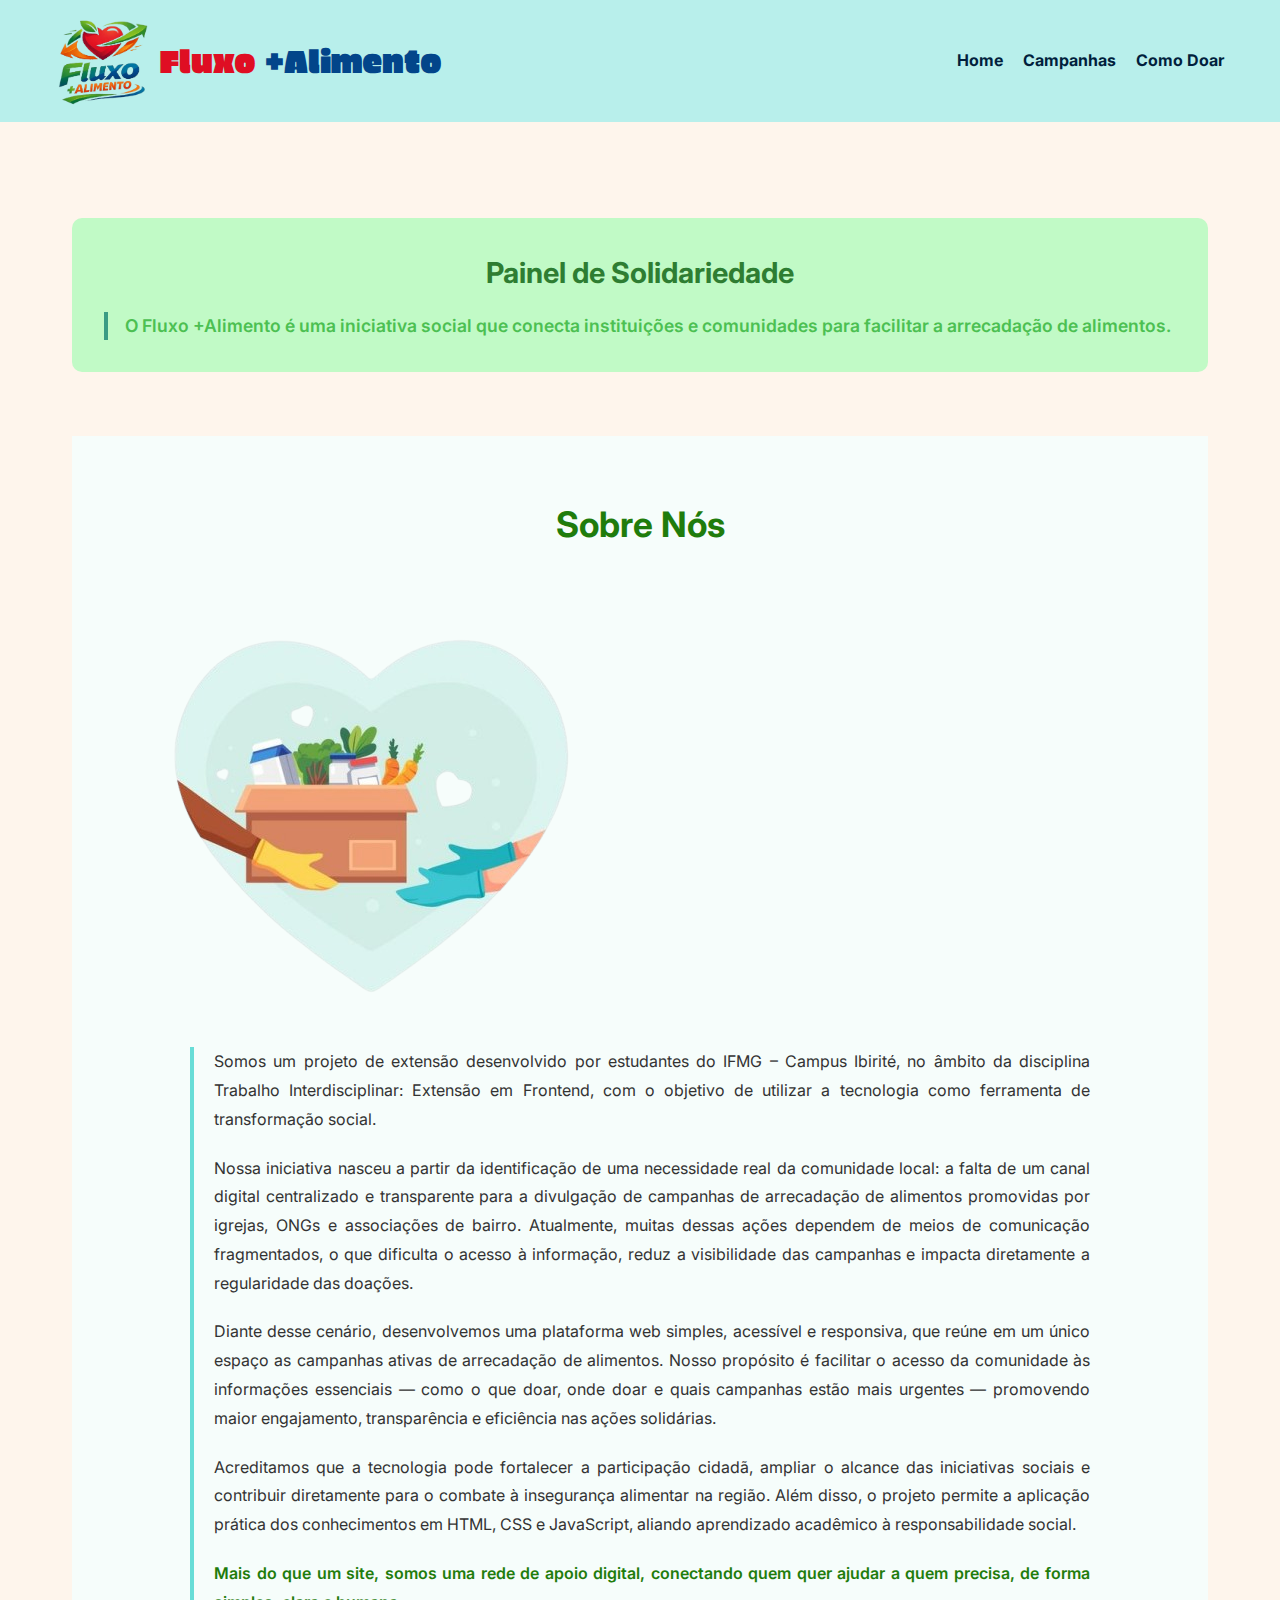
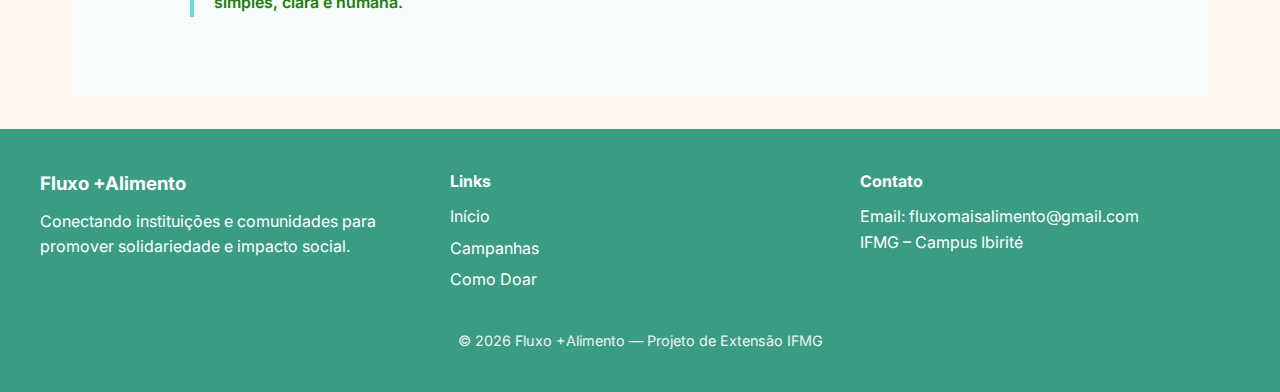
<file: index.html>
<!DOCTYPE html>
<html lang="pt-BR">
    <head>
        <meta charset="UTF-8">
        <meta name="viewport" content="width=device-width, initial-scale=1.0" />
        <title>Fluxo +Alimento</title>
        <link rel="stylesheet" href="style.css">
        <link href="https://fonts.googleapis.com/css2?family=Poppins:wght@400;600&family=Inter:wght@400;500&display=swap" rel="stylesheet"> 
        <link href="https://fonts.googleapis.com/css2?family=Erica+One&family=Gravitas+One&family=Luckiest+Guy&display=swap" rel="stylesheet">
    </head>
    <body>
        <header>
           <nav>
                <div class="brand">
                    <img src="fotos/logo.png" alt="Logo Fluxo +Alimento">
                    <h1 class="logo-text">
                        <span class="fluxo">Fluxo</span>
                        <span class="alimento">+Alimento</span>
                    </h1>
                </div>

                <ul class="menu">
                    <li><a href="index.html">Home</a></li>
                    <li><a href="campanhas.html">Campanhas</a></li>
                    <li><a href="comoDoar.html">Como Doar</a></li>
                </ul>

            </nav>
        </header>


        <main>
            <section class="hero">
                <h2>Painel de Solidariedade</h2>
                <p class="missao">O Fluxo +Alimento é uma iniciativa social que conecta instituições e comunidades para facilitar a arrecadação de alimentos.</p>
            </section>

            <section id="sobre">
                <h2>Sobre Nós</h2>
                <div id="sobre-container">
                    <div id="imagem-sobre">
                        <img src="fotos/img.png" alt="Imagem Sobre Nós">
                    </div>
                    <div id="texto-sobre">
                        <p>Somos um projeto de extensão desenvolvido por estudantes do IFMG – Campus Ibirité, no âmbito da disciplina Trabalho Interdisciplinar: Extensão em Frontend, com o objetivo de utilizar a tecnologia como ferramenta de transformação social.</p>
                        <p>Nossa iniciativa nasceu a partir da identificação de uma necessidade real da comunidade local: a falta de um canal digital centralizado e transparente para a divulgação de campanhas de arrecadação de alimentos promovidas por igrejas, ONGs e associações de bairro. Atualmente, muitas dessas ações dependem de meios de comunicação fragmentados, o que dificulta o acesso à informação, reduz a visibilidade das campanhas e impacta diretamente a regularidade das doações.</p>
                        <p>Diante desse cenário, desenvolvemos uma plataforma web simples, acessível e responsiva, que reúne em um único espaço as campanhas ativas de arrecadação de alimentos. Nosso propósito é facilitar o acesso da comunidade às informações essenciais — como o que doar, onde doar e quais campanhas estão mais urgentes — promovendo maior engajamento, transparência e eficiência nas ações solidárias.</p>
                        <p>Acreditamos que a tecnologia pode fortalecer a participação cidadã, ampliar o alcance das iniciativas sociais e contribuir diretamente para o combate à insegurança alimentar na região. Além disso, o projeto permite a aplicação prática dos conhecimentos em HTML, CSS e JavaScript, aliando aprendizado acadêmico à responsabilidade social.</p>
                        <p>Mais do que um site, somos uma rede de apoio digital, conectando quem quer ajudar a quem precisa, de forma simples, clara e humana.</p>
                    </div>
                </div>
            </section>

        </main>
        
        <footer>
            <div class="footer-container">

                <div class="footer-brand">
                    <h3>Fluxo +Alimento</h3>
                    <p>Conectando instituições e comunidades para promover solidariedade e impacto social.</p>
                </div>

                <div class="footer-links">
                    <h4>Links</h4>
                    <a href="index.html">Início</a>
                    <a href="campanhas.html">Campanhas</a>
                    <a href="comoDoar.html">Como Doar</a>
                </div>

                <div class="footer-contato">
                    <h4>Contato</h4>
                    <p>Email: fluxomaisalimento@gmail.com</p>
                    <p>IFMG – Campus Ibirité</p>
                </div>

            </div>

            <p class="copyright">
                © 2026 Fluxo +Alimento — Projeto de Extensão IFMG
            </p>
        </footer>

        <button id="topo" aria-label="Voltar ao topo">↑</button>

        <script src="script.js"></script>
    </body>
</html>
</file>
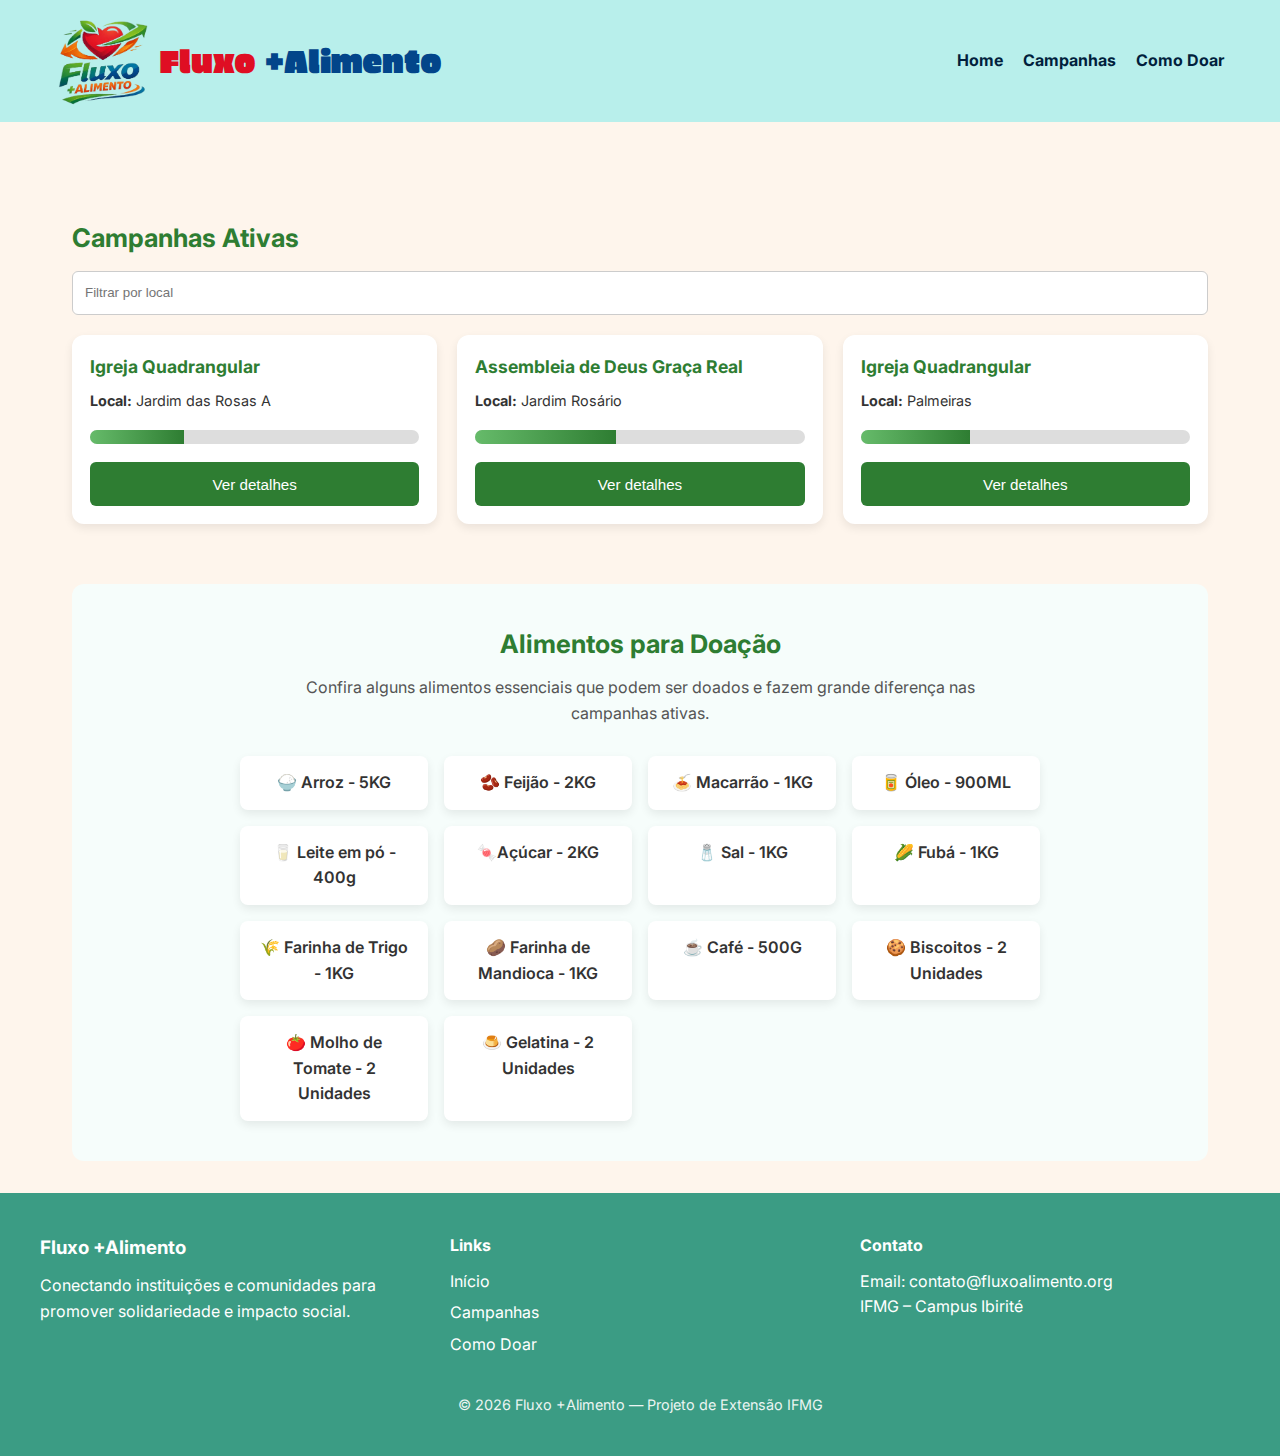
<file: campanhas.html>
<!DOCTYPE html>
<html lang="pt-BR">
    <head>
        <meta charset="UTF-8">
        <meta name="viewport" content="width=device-width, initial-scale=1.0">
        <title>Fluxo +Alimento</title>
        <link rel="stylesheet" href="style.css">
        <link href="https://fonts.googleapis.com/css2?family=Poppins:wght@400;600&family=Inter:wght@400;500&display=swap" rel="stylesheet"> 
        <link href="https://fonts.googleapis.com/css2?family=Erica+One&family=Gravitas+One&family=Luckiest+Guy&display=swap" rel="stylesheet">
    </head>
    <body>

        <header>
            <nav>
                <div class="brand">
                    <img src="fotos/logo.png" alt="Logo Fluxo +Alimento">
                    <h1 class="logo-text">
                        <span class="fluxo">Fluxo</span>
                        <span class="alimento">+Alimento</span>
                    </h1>
                </div>

                <ul class="menu">
                    <li><a href="index.html">Home</a></li>
                    <li><a href="campanhas.html">Campanhas</a></li>
                    <li><a href="comoDoar.html">Como Doar</a></li>
                </ul>
            </nav>
        </header>

        <main>
            <section id="campanhas">
                <h2>Campanhas Ativas</h2>
                <div class="filtros">
                    <input type="text" id="filtroLocal" placeholder="Filtrar por local" />
                </div>
                <div class="campanhas" id="listaCampanhas"></div>
            </section>

            <section id="alimentos">
                <h2>Alimentos para Doação</h2>
                <p class="descricao-alimentos">
                    Confira alguns alimentos essenciais que podem ser doados e fazem grande diferença
                    nas campanhas ativas.
                </p>

                <ul class="lista-alimentos">
                    <li> 🍚 Arroz - 5KG</li>
                    <li> 🫘 Feijão - 2KG</li>
                    <li> 🍝 Macarrão - 1KG</li>
                    <li> 🥫 Óleo - 900ML</li>
                    <li> 🥛 Leite em pó - 400g</li>
                    <li> 🍬Açúcar - 2KG</li>
                    <li> 🧂 Sal - 1KG</li>
                    <li> 🌽 Fubá - 1KG</li>
                    <li> 🌾 Farinha de Trigo - 1KG</li>
                    <li> 🥔 Farinha de Mandioca - 1KG</li>
                    <li> ☕ Café - 500G</li>
                    <li> 🍪 Biscoitos - 2 Unidades</li>
                    <li> 🍅 Molho de Tomate - 2 Unidades</li>
                    <li> 🍮 Gelatina - 2 Unidades</li>
                </ul>
            </section>
        </main>

        <footer>
            <div class="footer-container">

                <div class="footer-brand">
                    <h3>Fluxo +Alimento</h3>
                    <p>Conectando instituições e comunidades para promover solidariedade e impacto social.</p>
                </div>

                <div class="footer-links">
                    <h4>Links</h4>
                    <a href="index.html">Início</a>
                    <a href="campanhas.html">Campanhas</a>
                    <a href="comoDoar.html">Como Doar</a>
                </div>

                <div class="footer-contato">
                    <h4>Contato</h4>
                    <p>Email: contato@fluxoalimento.org</p>
                    <p>IFMG – Campus Ibirité</p>
                </div>

            </div>

            <p class="copyright">
                © 2026 Fluxo +Alimento — Projeto de Extensão IFMG
            </p>
        </footer>

        <button id="topo" aria-label="Voltar ao topo">↑</button>

        <div class="modal" id="modal">
            <div class="modal-content">
                <h3 id="modalTitulo"></h3>
                <p id="modalInfo"></p>
                <button onclick="fecharModal()">Fechar</button>
            </div>
        </div>

        <script src="script.js"></script>
    </body>
</html>
</file>
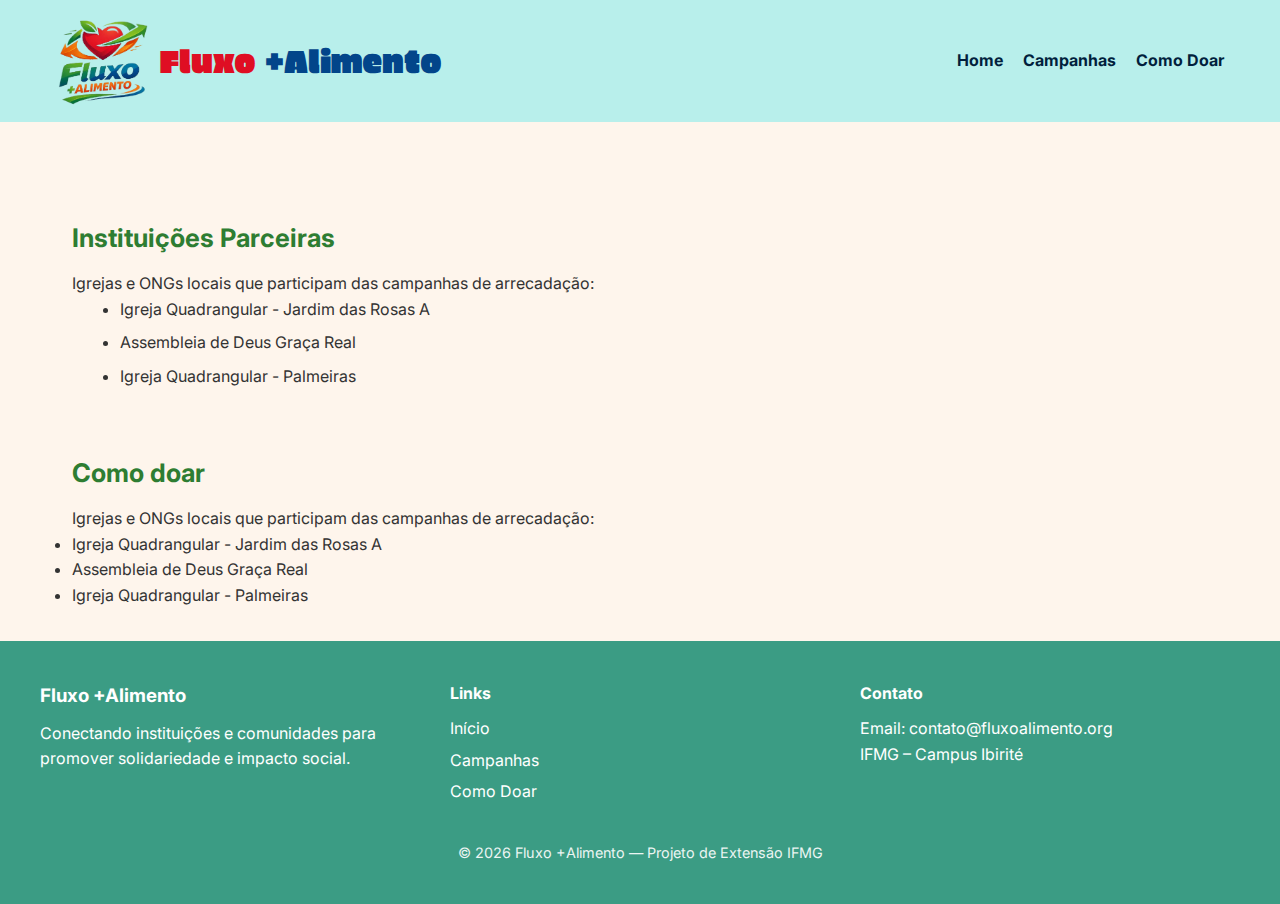
<file: comoDoar.html>
<!DOCTYPE html>
<html lang="pt-BR">
<head>
    <meta charset="UTF-8">
    <meta name="viewport" content="width=device-width, initial-scale=1.0">
    <title>Fluxo +Alimento</title>
    <link rel="stylesheet" href="style.css">
    <link href="https://fonts.googleapis.com/css2?family=Poppins:wght@400;600&family=Inter:wght@400;500&display=swap" rel="stylesheet"> 
    <link href="https://fonts.googleapis.com/css2?family=Erica+One&family=Gravitas+One&family=Luckiest+Guy&display=swap" rel="stylesheet">
</head>
<body>
    <header>
        <nav>
            <div class="brand">
                <img src="fotos/logo.png" alt="Logo Fluxo +Alimento">
                <h1 class="logo-text">
                    <span class="fluxo">Fluxo</span>
                    <span class="alimento">+Alimento</span>
                </h1>
            </div>

            <ul class="menu">
                <li><a href="index.html">Home</a></li>
                <li><a href="campanhas.html">Campanhas</a></li>
                <li><a href="comoDoar.html">Como Doar</a></li>
            </ul>
        </nav>
    </header>
        
    <main>
        <section id="instituicoes"> 
            <h2>Instituições Parceiras</h2>  
            <p>Igrejas e ONGs locais que participam das campanhas de arrecadação:</p>
            <ul>
                <li>Igreja Quadrangular - Jardim das Rosas A</li>
                <li>Assembleia de Deus Graça Real</li>
                <li>Igreja Quadrangular - Palmeiras</li>
            </ul>
        </section>

        <section id="como-doar"> 
            <h2>Como doar</h2>  
            <p>Igrejas e ONGs locais que participam das campanhas de arrecadação:</p>
            <ul>
                <li>Igreja Quadrangular - Jardim das Rosas A</li>
                <li>Assembleia de Deus Graça Real</li>
                <li>Igreja Quadrangular - Palmeiras</li>
            </ul>
        </section>
    </main>

    <footer>
        <div class="footer-container">

            <div class="footer-brand">
                <h3>Fluxo +Alimento</h3>
                <p>Conectando instituições e comunidades para promover solidariedade e impacto social.</p>
            </div>

            <div class="footer-links">
                <h4>Links</h4>
                <a href="index.html">Início</a>
                <a href="campanhas.html">Campanhas</a>
                <a href="comoDoar.html">Como Doar</a>
            </div>

            <div class="footer-contato">
                <h4>Contato</h4>
                <p>Email: contato@fluxoalimento.org</p>
                <p>IFMG – Campus Ibirité</p>
            </div>

        </div>

        <p class="copyright">
            © 2026 Fluxo +Alimento — Projeto de Extensão IFMG
        </p>
    </footer>

    <button id="topo" aria-label="Voltar ao topo">↑</button>

    <script src="script.js"></script>
</body>
</html>
</file>
<file: style.css>
/* RESET E BASE */
* {
    box-sizing: border-box;
    margin: 0;
    padding: 0;
}

html {
    font-size: 16px;
}

body {
    background: #fdeede8f;
    color: #333;
    line-height: 1.6;
    font-family: 'Inter', sans-serif;
}

img {
    max-width: 100%;
    height: auto;
}

/* HEADER */
header {
    background: #B8EFEB;
    color: #011F3D;
}

header nav {
    max-width: 1200px;
    margin: auto;
    padding: 16px;
    display: flex;
    justify-content: space-between;
    align-items: center;
    flex-wrap: wrap;
    gap: 12px;
}

/* BRAND (logo + nome) */
.brand {
    display: flex;
    align-items: center;
    gap: 10px;
}

.brand h1 {
    margin: 0;
    white-space: nowrap;
}

/* LOGO */
header nav img {
    height: clamp(50px, 10vw, 90px);
    width: auto;
    object-fit: contain;
}

/* TEXTO DO LOGO */
.logo-text {
    font-family: "Erica One", sans-serif;
    font-weight: 400;
    font-size: 2rem;
}

.logo-text .fluxo {
    color: #DF0E23;
}

.logo-text .alimento {
    color: #02458A;
}

/* MENU */
.menu {
    list-style: none;      
    display: flex;          
    gap: 20px;              
    padding: 0;
    margin: 0;
}

.menu li {
    display: flex;
    align-items: center;
}

.menu a {
    color: #011F3D;
    text-decoration: none;
    font-weight: bold;
}

.menu a:hover {
    color: #2e7d32;
}

/* EFEITO NO HEADER */
header.scrolled {
    box-shadow: 0 2px 10px rgba(0, 0, 0, 0.15);
}

/* CONTEÚDO PRINCIPAL */
main {
    max-width: 1200px;
    margin: auto;
    padding: clamp(16px, 4vw, 32px);
}

/* HERO */
.hero {
    background: #c1fac6;
    padding: clamp(16px, 4vw, 32px);
    border-radius: 10px;
    text-align: center;
}

.hero h2 {
    color: #2e7d32;
    font-size: clamp(1.3rem, 4vw, 1.8rem);
}

.missao {
    font-size: 1.1rem;
    font-weight: 600;
    color: #4cc052;
    margin-top: 16px;
    border-left: 4px solid #3b9c84;
    padding-left: 12px;
}

/* ANIMAÇÃO DAS SEÇÕES */
section {
    margin-top: clamp(32px, 6vw, 64px);
    opacity: 0;
    transform: translateY(30px);
    transition: all 1.0s ease;
}

section.show {
    opacity: 3;
    transform: translateY(0);
}

section h2 {
    margin-bottom: 12px;
    color: #2e7d32;
    font-size: clamp(1.2rem, 3.5vw, 1.6rem);
}

/*  SOBRE NÓS */
#sobre {
    background-color: #f6fdfb;
    padding: 60px 20px;
}

#sobre h2 {
    text-align: center;
    font-size: clamp(1.8rem, 4vw, 2.2rem);
    color: #1f7c0c;
    margin-bottom: 40px;
}

#texto-sobre {
    max-width: 900px;
    margin: 0 auto;
    font-size: 1rem;
    line-height: 1.8;
    color: #333;
    border-left: 4px solid #68ddd7;
    padding-left: 20px;
}

#texto-sobre p {
    margin-bottom: 20px;
    text-align: justify;
}

#texto-sobre p:last-child {
    font-weight: 600;
    color: #1f7c0c;
}

/* FILTROS */
.filtros {
    display: grid;
    grid-template-columns: repeat(auto-fit, minmax(220px, 1fr));
    gap: 12px;
    margin-bottom: 20px;
}

.filtros select,
.filtros input {
    padding: 12px;
    border-radius: 6px;
    border: 1px solid #ccc;
    width: 100%;
}

/* CAMPANHAS */
.campanhas {
    display: grid;
    grid-template-columns: repeat(auto-fit, minmax(280px, 1fr));
    gap: 20px;
}

.card {
    background: #fff;
    border-radius: 12px;
    padding: 18px;
    box-shadow: 0 4px 10px rgba(0,0,0,0.08);
    display: flex;
    flex-direction: column;
    gap: 8px;
    transition: transform 0.3s ease, box-shadow 0.3s ease;
}

.card:hover {
    transform: translateY(-4px);
    box-shadow: 0 8px 16px rgba(0,0,0,0.12);
}

.card h3 {
    color: #2e7d32;
    font-size: 1.1rem;
}

.card p {
    font-size: 0.9rem;
}

/* BARRA DE PROGRESSO */
.barra {
    background: #ddd;
    border-radius: 8px;
    overflow: hidden;
    height: 14px;
    margin: 10px 0;
}

.barra span {
    display: block;
    height: 100%;
    background: linear-gradient(90deg, #66bb6a, #2e7d32);
}

/* BOTÃO CARD */
.card button {
    margin-top: auto;
    padding: 10px;
    border: none;
    border-radius: 6px;
    background: #2e7d32;
    color: #fff;
    font-size: 0.95rem;
    cursor: pointer;
}

.card button:hover {
    background: #1f5f25;
}

/*Alimentos*/

#alimentos {
    margin-top: 60px;
    background: #f6fdfb;
    padding: 40px 20px;
    border-radius: 12px;
}

#alimentos h2 {
    text-align: center;
    color: #2e7d32;
    margin-bottom: 10px;
}

.descricao-alimentos {
    text-align: center;
    max-width: 700px;
    margin: 0 auto 30px;
    color: #555;
}

.lista-alimentos {
    list-style: none;
    display: grid;
    grid-template-columns: repeat(auto-fit, minmax(180px, 1fr));
    gap: 16px;
    max-width: 800px;
    margin: auto;
    padding: 0;
}

.lista-alimentos li {
    background: #ffffff;
    padding: 14px 18px;
    border-radius: 8px;
    text-align: center;
    font-weight: 600;
    box-shadow: 0 4px 10px rgba(0,0,0,0.08);
    transition: transform 0.2s ease, box-shadow 0.2s ease;
}

/*INSTITUIÇÕES*/

#instituicoes ul {
    padding-left: 48px;
}

#instituicoes li {
    margin-bottom: 8px;
}

/* FOOTER */
footer {
    background: #3b9c84;
    color: #fff;
    padding: 40px 20px;
}

.footer-container {
    max-width: 1200px;
    margin: auto;
    display: grid;
    grid-template-columns: repeat(auto-fit, minmax(220px, 1fr));
    gap: 30px;
}

footer h3,
footer h4 {
    margin-bottom: 10px;
}

footer a {
    color: #fff;
    text-decoration: none;
    display: block;
    margin-bottom: 6px;
}

footer a:hover {
    text-decoration: underline;
}

.copyright {
    text-align: center;
    margin-top: 30px;
    font-size: 0.9rem;
    opacity: 0.9;
}

/* BOTÃO VOLTAR AO TOPO */
#topo {
    position: fixed;
    bottom: 20px;
    right: 20px;
    background: #3b9c84;
    color: #fff;
    border: none;
    border-radius: 50%;
    width: 48px;
    height: 48px;
    font-size: 1.4rem;
    cursor: pointer;
    display: none;
    z-index: 1000;
    box-shadow: 0 4px 10px rgba(0,0,0,0.2);
}

#topo:hover {
    background: #2e7d6a;
}

/*  MODAL */
.modal {
    position: fixed;
    inset: 0;
    background: rgba(0,0,0,0.5);
    display: none;
    justify-content: center;
    align-items: center;
    padding: 16px;
}

.modal-content {
    background: #fff;
    padding: 24px;
    border-radius: 12px;
    max-width: 420px;
    width: 100%;
}

.modal-content h3 {
    color: #2e7d32;
    margin-bottom: 10px;
}

.modal-content button {
    margin-top: 16px;
    background: #c62828;
    color: #fff;
    width: 100%;
    border: none;
    padding: 10px;
    border-radius: 6px;
    cursor: pointer;
}

/*  ACESSIBILIDADE */
button,
select,
input {
    min-height: 44px;
}

/* RESPONSIVO */
@media (max-width: 600px) {
    header nav {
        flex-direction: column;
        gap: 10px;
    }

    #texto-sobre p {
        text-align: left;
    }
}

@media (max-width: 480px) {
    nav a {
        font-size: 0.9rem;
    }
}
</file>
